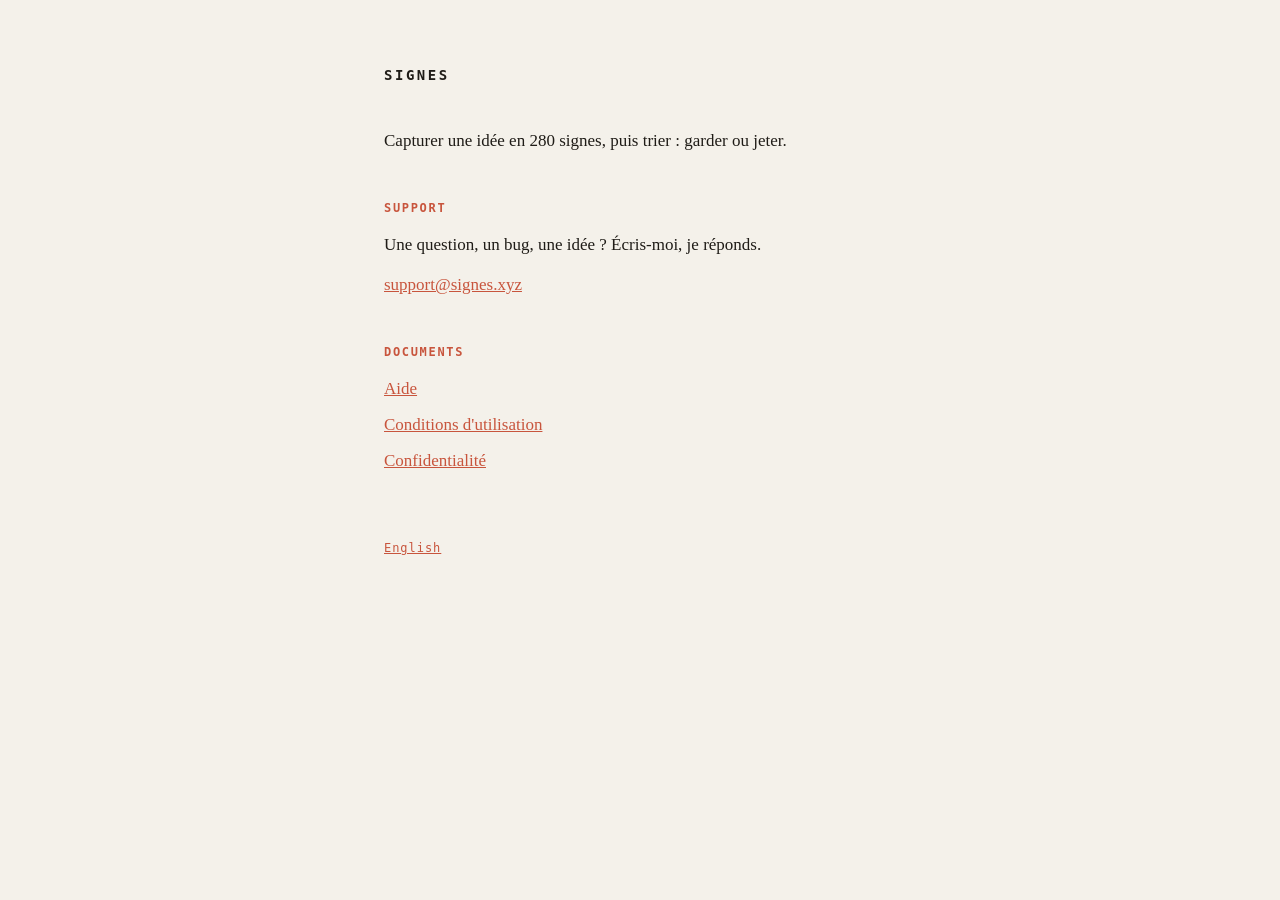
<file: index.html>
<!DOCTYPE html>
<html lang="fr">
<head>
<meta charset="utf-8">
<meta name="viewport" content="width=device-width, initial-scale=1">
<title>Signes</title>
<link rel="stylesheet" href="signes.css">
</head>
<body>
  <main>
    <h1>Signes</h1>
      <p class="tagline">Capturer une idée en 280 signes, puis trier : garder ou jeter.</p>
      <h2>Support</h2>
      <p>Une question, un bug, une idée ? Écris-moi, je réponds.</p>
      <p><a href="mailto:support@signes.xyz">support@signes.xyz</a></p>
      <h2>Documents</h2>
      <ul>
        <li><a href="aide.html">Aide</a></li>
        <li><a href="conditions.html">Conditions d&#x27;utilisation</a></li>
        <li><a href="confidentialite.html">Confidentialité</a></li>
      </ul>
      <footer><a href="en/index.html">English</a></footer>
  </main>
</body>
</html>
</file>
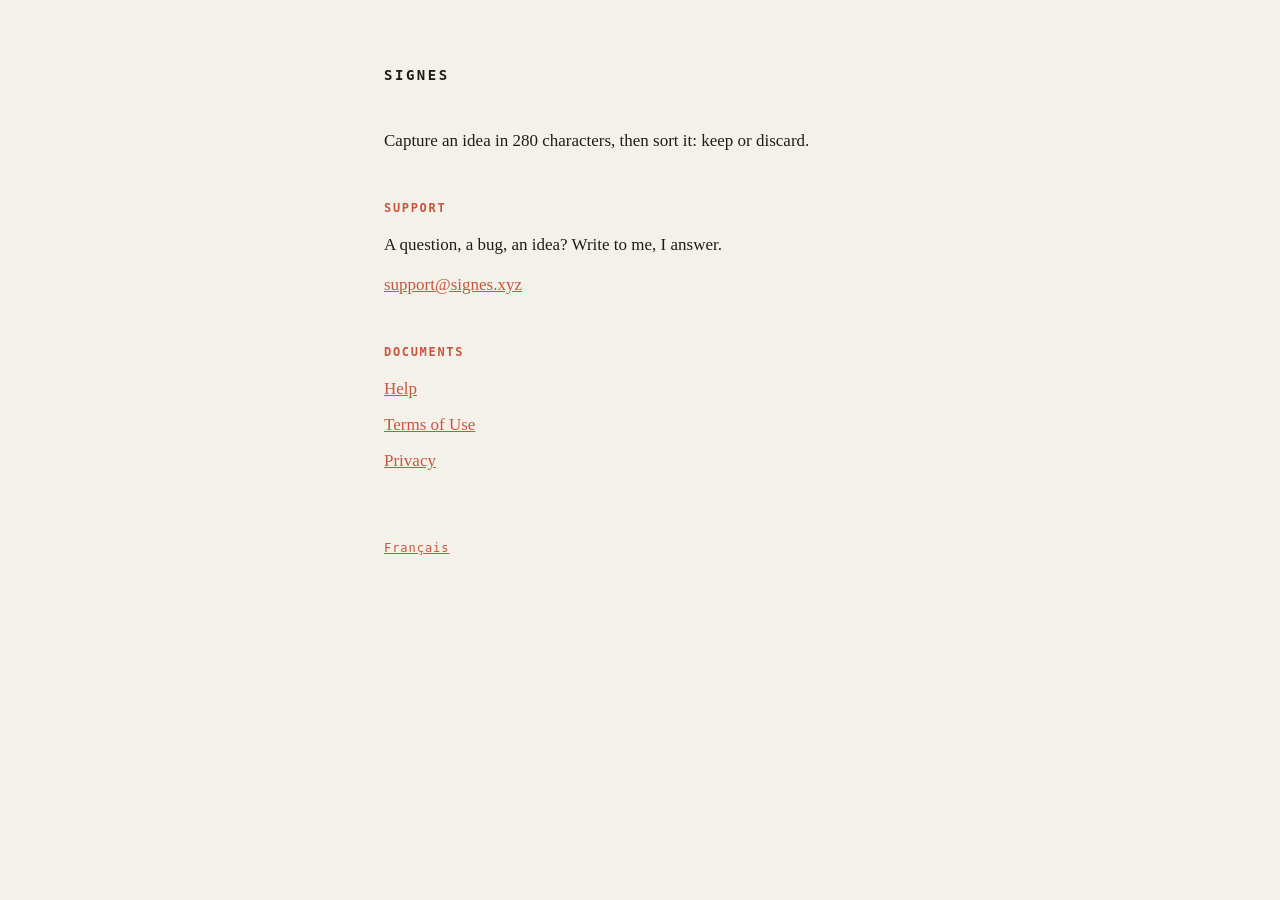
<file: en/index.html>
<!DOCTYPE html>
<html lang="en">
<head>
<meta charset="utf-8">
<meta name="viewport" content="width=device-width, initial-scale=1">
<title>Signes</title>
<link rel="stylesheet" href="../signes.css">
</head>
<body>
  <main>
    <h1>Signes</h1>
      <p class="tagline">Capture an idea in 280 characters, then sort it: keep or discard.</p>
      <h2>Support</h2>
      <p>A question, a bug, an idea? Write to me, I answer.</p>
      <p><a href="mailto:support@signes.xyz">support@signes.xyz</a></p>
      <h2>Documents</h2>
      <ul>
        <li><a href="help.html">Help</a></li>
        <li><a href="terms.html">Terms of Use</a></li>
        <li><a href="privacy.html">Privacy</a></li>
      </ul>
      <footer><a href="../index.html">Français</a></footer>
  </main>
</body>
</html>
</file>
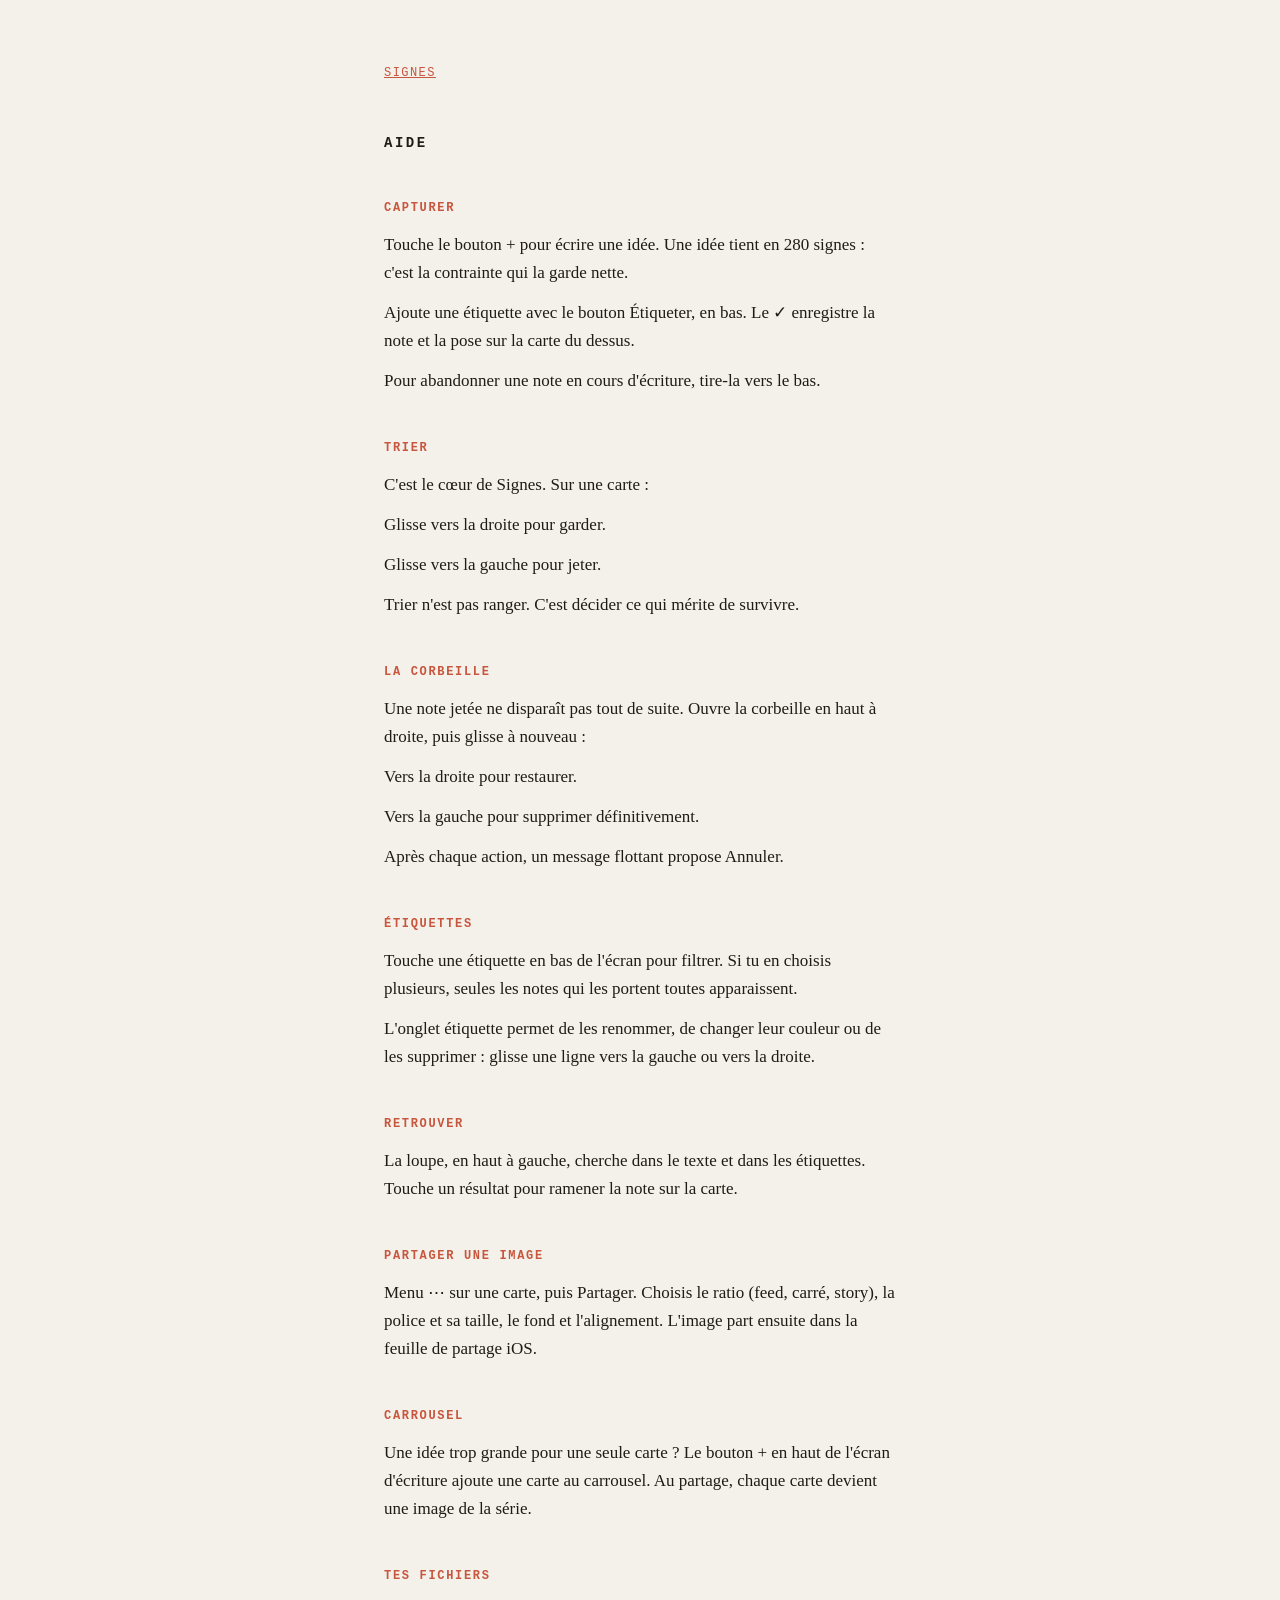
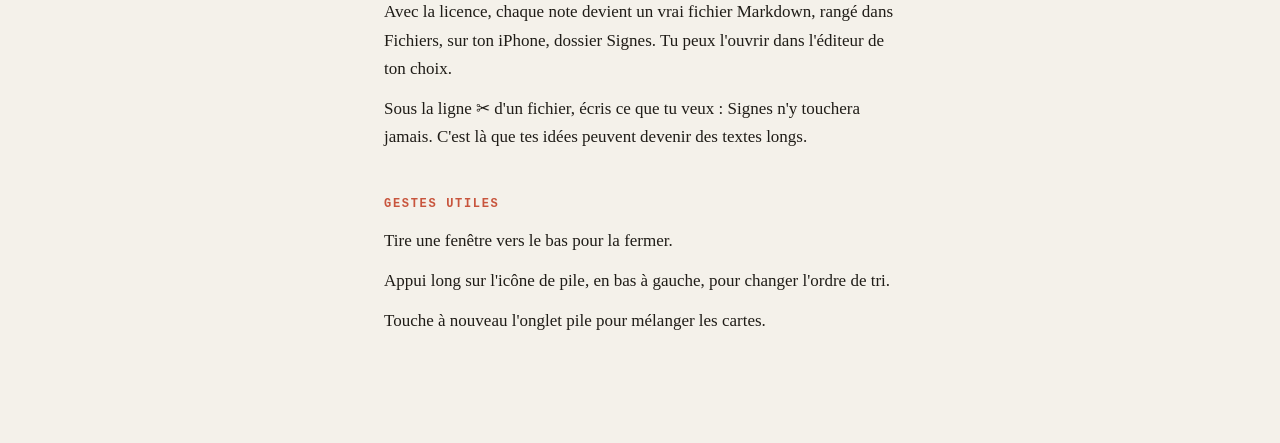
<file: aide.html>
<!DOCTYPE html>
<html lang="fr">
<head>
<meta charset="utf-8">
<meta name="viewport" content="width=device-width, initial-scale=1">
<title>Aide — Signes</title>
<link rel="stylesheet" href="signes.css">
</head>
<body>
  <main>
    <nav><a href="index.html">Signes</a></nav>
    <h1>Aide</h1>
      <h2>CAPTURER</h2>
      <p>Touche le bouton + pour écrire une idée. Une idée tient en 280 signes : c&#x27;est la contrainte qui la garde nette.</p>
      <p>Ajoute une étiquette avec le bouton Étiqueter, en bas. Le ✓ enregistre la note et la pose sur la carte du dessus.</p>
      <p>Pour abandonner une note en cours d&#x27;écriture, tire-la vers le bas.</p>
      <h2>TRIER</h2>
      <p>C&#x27;est le cœur de Signes. Sur une carte :</p>
      <p>Glisse vers la droite pour garder.</p>
      <p>Glisse vers la gauche pour jeter.</p>
      <p>Trier n&#x27;est pas ranger. C&#x27;est décider ce qui mérite de survivre.</p>
      <h2>LA CORBEILLE</h2>
      <p>Une note jetée ne disparaît pas tout de suite. Ouvre la corbeille en haut à droite, puis glisse à nouveau :</p>
      <p>Vers la droite pour restaurer.</p>
      <p>Vers la gauche pour supprimer définitivement.</p>
      <p>Après chaque action, un message flottant propose Annuler.</p>
      <h2>ÉTIQUETTES</h2>
      <p>Touche une étiquette en bas de l&#x27;écran pour filtrer. Si tu en choisis plusieurs, seules les notes qui les portent toutes apparaissent.</p>
      <p>L&#x27;onglet étiquette permet de les renommer, de changer leur couleur ou de les supprimer : glisse une ligne vers la gauche ou vers la droite.</p>
      <h2>RETROUVER</h2>
      <p>La loupe, en haut à gauche, cherche dans le texte et dans les étiquettes. Touche un résultat pour ramener la note sur la carte.</p>
      <h2>PARTAGER UNE IMAGE</h2>
      <p>Menu ⋯ sur une carte, puis Partager. Choisis le ratio (feed, carré, story), la police et sa taille, le fond et l&#x27;alignement. L&#x27;image part ensuite dans la feuille de partage iOS.</p>
      <h2>CARROUSEL</h2>
      <p>Une idée trop grande pour une seule carte ? Le bouton + en haut de l&#x27;écran d&#x27;écriture ajoute une carte au carrousel. Au partage, chaque carte devient une image de la série.</p>
      <h2>TES FICHIERS</h2>
      <p>Avec la licence, chaque note devient un vrai fichier Markdown, rangé dans Fichiers, sur ton iPhone, dossier Signes. Tu peux l&#x27;ouvrir dans l&#x27;éditeur de ton choix.</p>
      <p>Sous la ligne ✂ d&#x27;un fichier, écris ce que tu veux : Signes n&#x27;y touchera jamais. C&#x27;est là que tes idées peuvent devenir des textes longs.</p>
      <h2>GESTES UTILES</h2>
      <p>Tire une fenêtre vers le bas pour la fermer.</p>
      <p>Appui long sur l&#x27;icône de pile, en bas à gauche, pour changer l&#x27;ordre de tri.</p>
      <p>Touche à nouveau l&#x27;onglet pile pour mélanger les cartes.</p>
  </main>
</body>
</html>
</file>
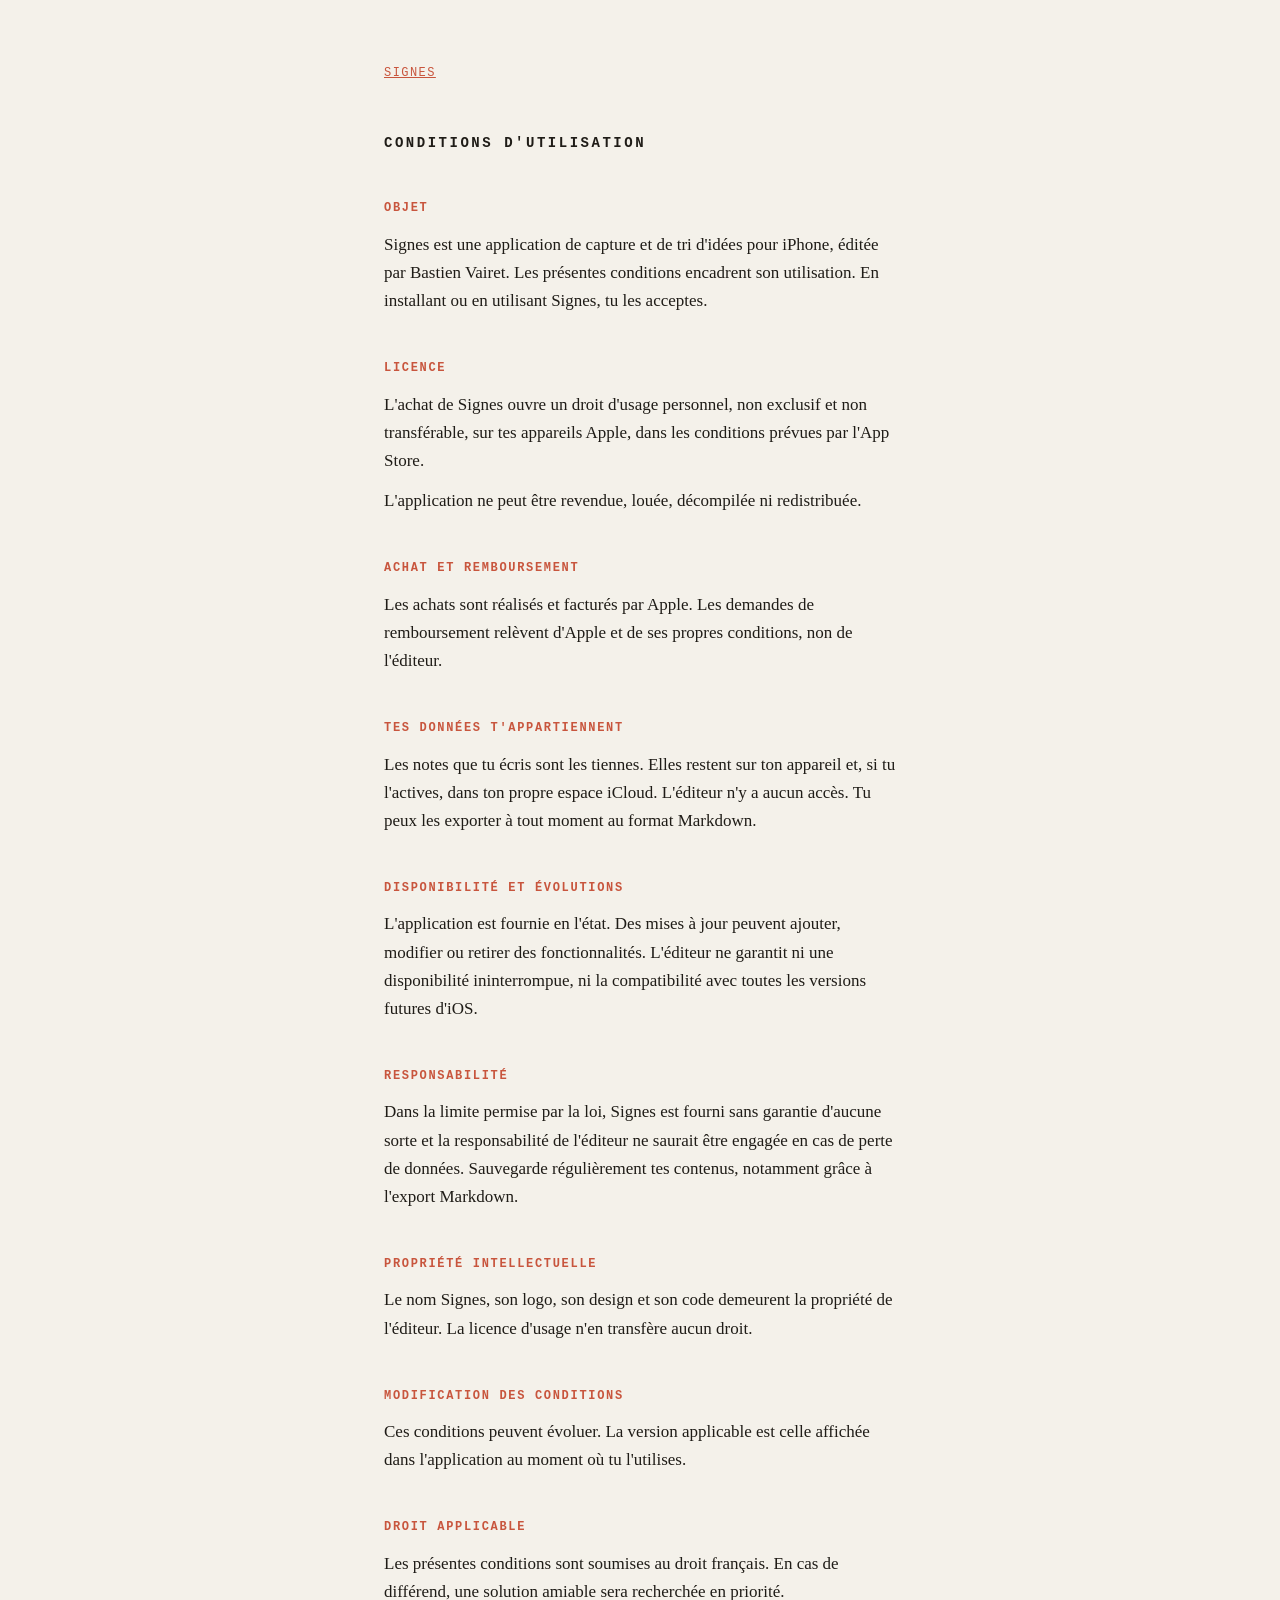
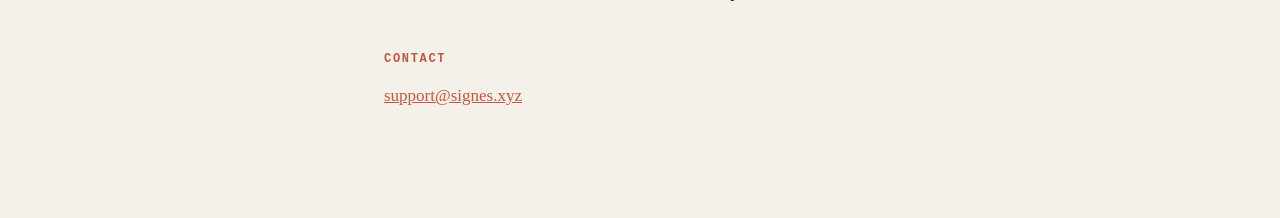
<file: conditions.html>
<!DOCTYPE html>
<html lang="fr">
<head>
<meta charset="utf-8">
<meta name="viewport" content="width=device-width, initial-scale=1">
<title>Conditions d&#x27;utilisation — Signes</title>
<link rel="stylesheet" href="signes.css">
</head>
<body>
  <main>
    <nav><a href="index.html">Signes</a></nav>
    <h1>Conditions d&#x27;utilisation</h1>
      <h2>OBJET</h2>
      <p>Signes est une application de capture et de tri d&#x27;idées pour iPhone, éditée par Bastien Vairet. Les présentes conditions encadrent son utilisation. En installant ou en utilisant Signes, tu les acceptes.</p>
      <h2>LICENCE</h2>
      <p>L&#x27;achat de Signes ouvre un droit d&#x27;usage personnel, non exclusif et non transférable, sur tes appareils Apple, dans les conditions prévues par l&#x27;App Store.</p>
      <p>L&#x27;application ne peut être revendue, louée, décompilée ni redistribuée.</p>
      <h2>ACHAT ET REMBOURSEMENT</h2>
      <p>Les achats sont réalisés et facturés par Apple. Les demandes de remboursement relèvent d&#x27;Apple et de ses propres conditions, non de l&#x27;éditeur.</p>
      <h2>TES DONNÉES T&#x27;APPARTIENNENT</h2>
      <p>Les notes que tu écris sont les tiennes. Elles restent sur ton appareil et, si tu l&#x27;actives, dans ton propre espace iCloud. L&#x27;éditeur n&#x27;y a aucun accès. Tu peux les exporter à tout moment au format Markdown.</p>
      <h2>DISPONIBILITÉ ET ÉVOLUTIONS</h2>
      <p>L&#x27;application est fournie en l&#x27;état. Des mises à jour peuvent ajouter, modifier ou retirer des fonctionnalités. L&#x27;éditeur ne garantit ni une disponibilité ininterrompue, ni la compatibilité avec toutes les versions futures d&#x27;iOS.</p>
      <h2>RESPONSABILITÉ</h2>
      <p>Dans la limite permise par la loi, Signes est fourni sans garantie d&#x27;aucune sorte et la responsabilité de l&#x27;éditeur ne saurait être engagée en cas de perte de données. Sauvegarde régulièrement tes contenus, notamment grâce à l&#x27;export Markdown.</p>
      <h2>PROPRIÉTÉ INTELLECTUELLE</h2>
      <p>Le nom Signes, son logo, son design et son code demeurent la propriété de l&#x27;éditeur. La licence d&#x27;usage n&#x27;en transfère aucun droit.</p>
      <h2>MODIFICATION DES CONDITIONS</h2>
      <p>Ces conditions peuvent évoluer. La version applicable est celle affichée dans l&#x27;application au moment où tu l&#x27;utilises.</p>
      <h2>DROIT APPLICABLE</h2>
      <p>Les présentes conditions sont soumises au droit français. En cas de différend, une solution amiable sera recherchée en priorité.</p>
      <h2>CONTACT</h2>
      <p><a href="mailto:support@signes.xyz">support@signes.xyz</a></p>
  </main>
</body>
</html>
</file>
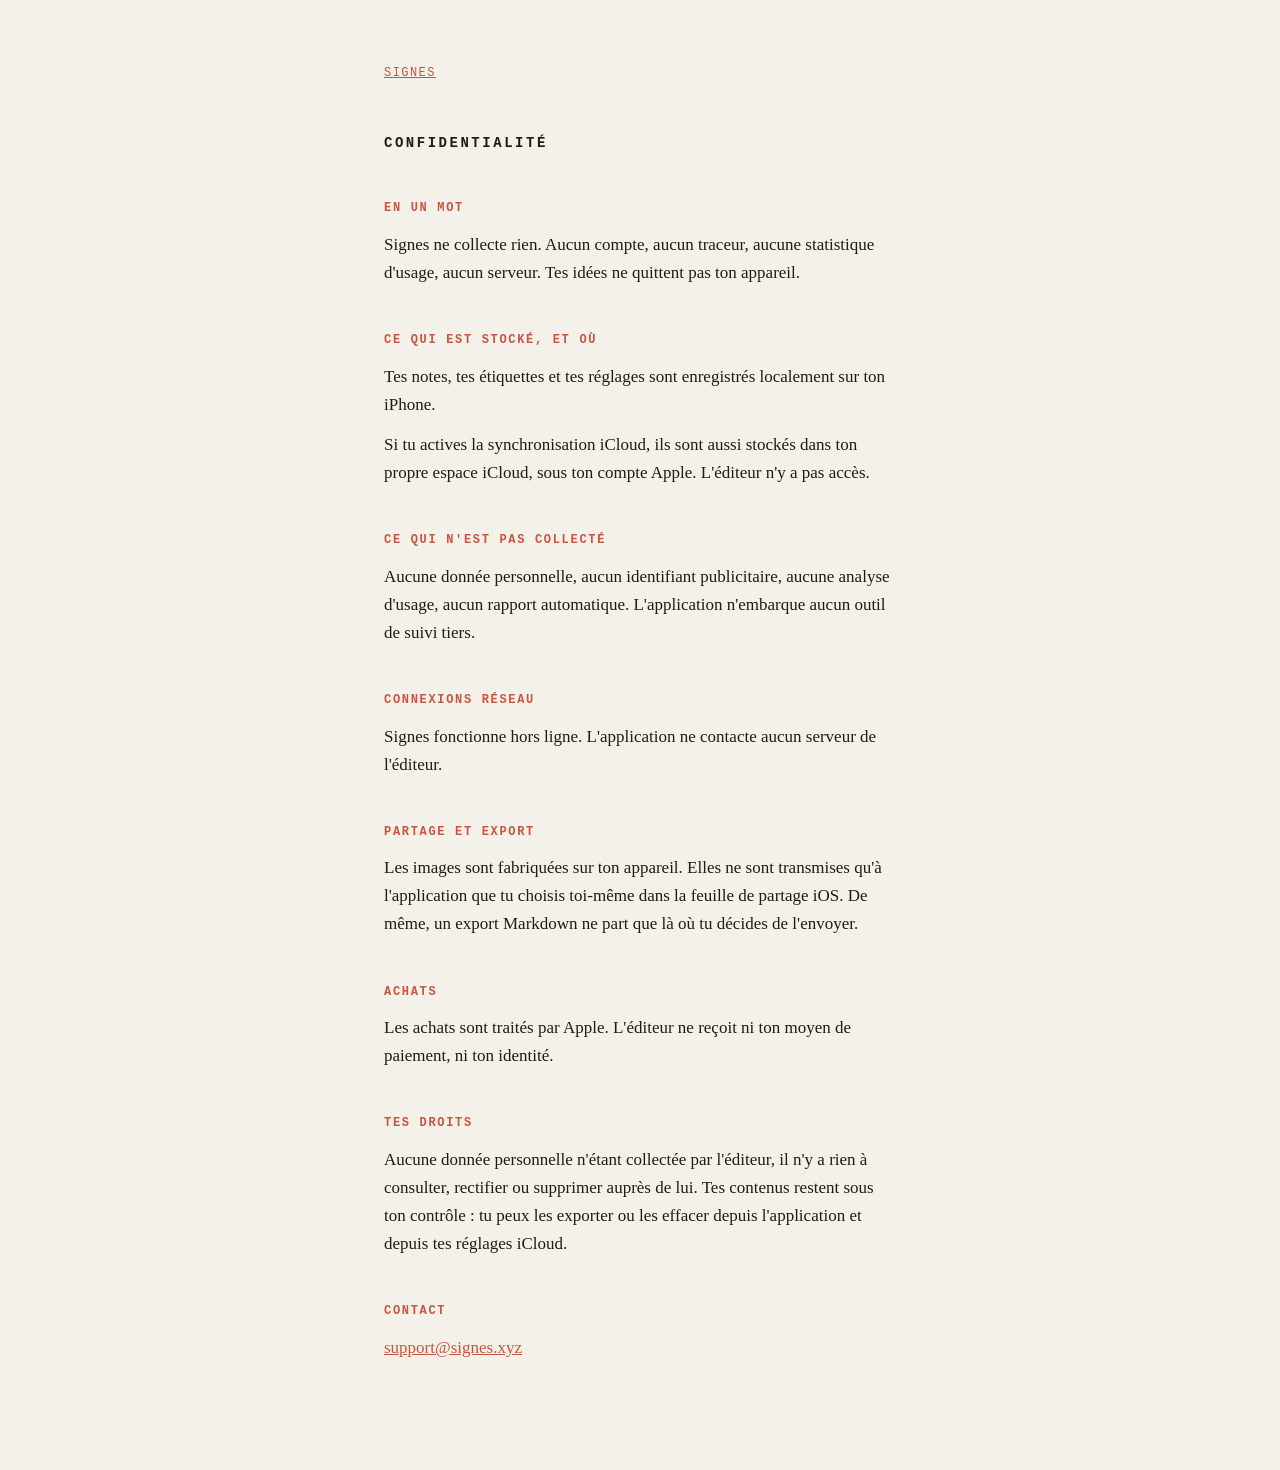
<file: confidentialite.html>
<!DOCTYPE html>
<html lang="fr">
<head>
<meta charset="utf-8">
<meta name="viewport" content="width=device-width, initial-scale=1">
<title>Confidentialité — Signes</title>
<link rel="stylesheet" href="signes.css">
</head>
<body>
  <main>
    <nav><a href="index.html">Signes</a></nav>
    <h1>Confidentialité</h1>
      <h2>EN UN MOT</h2>
      <p>Signes ne collecte rien. Aucun compte, aucun traceur, aucune statistique d&#x27;usage, aucun serveur. Tes idées ne quittent pas ton appareil.</p>
      <h2>CE QUI EST STOCKÉ, ET OÙ</h2>
      <p>Tes notes, tes étiquettes et tes réglages sont enregistrés localement sur ton iPhone.</p>
      <p>Si tu actives la synchronisation iCloud, ils sont aussi stockés dans ton propre espace iCloud, sous ton compte Apple. L&#x27;éditeur n&#x27;y a pas accès.</p>
      <h2>CE QUI N&#x27;EST PAS COLLECTÉ</h2>
      <p>Aucune donnée personnelle, aucun identifiant publicitaire, aucune analyse d&#x27;usage, aucun rapport automatique. L&#x27;application n&#x27;embarque aucun outil de suivi tiers.</p>
      <h2>CONNEXIONS RÉSEAU</h2>
      <p>Signes fonctionne hors ligne. L&#x27;application ne contacte aucun serveur de l&#x27;éditeur.</p>
      <h2>PARTAGE ET EXPORT</h2>
      <p>Les images sont fabriquées sur ton appareil. Elles ne sont transmises qu&#x27;à l&#x27;application que tu choisis toi-même dans la feuille de partage iOS. De même, un export Markdown ne part que là où tu décides de l&#x27;envoyer.</p>
      <h2>ACHATS</h2>
      <p>Les achats sont traités par Apple. L&#x27;éditeur ne reçoit ni ton moyen de paiement, ni ton identité.</p>
      <h2>TES DROITS</h2>
      <p>Aucune donnée personnelle n&#x27;étant collectée par l&#x27;éditeur, il n&#x27;y a rien à consulter, rectifier ou supprimer auprès de lui. Tes contenus restent sous ton contrôle : tu peux les exporter ou les effacer depuis l&#x27;application et depuis tes réglages iCloud.</p>
      <h2>CONTACT</h2>
      <p><a href="mailto:support@signes.xyz">support@signes.xyz</a></p>
  </main>
</body>
</html>
</file>
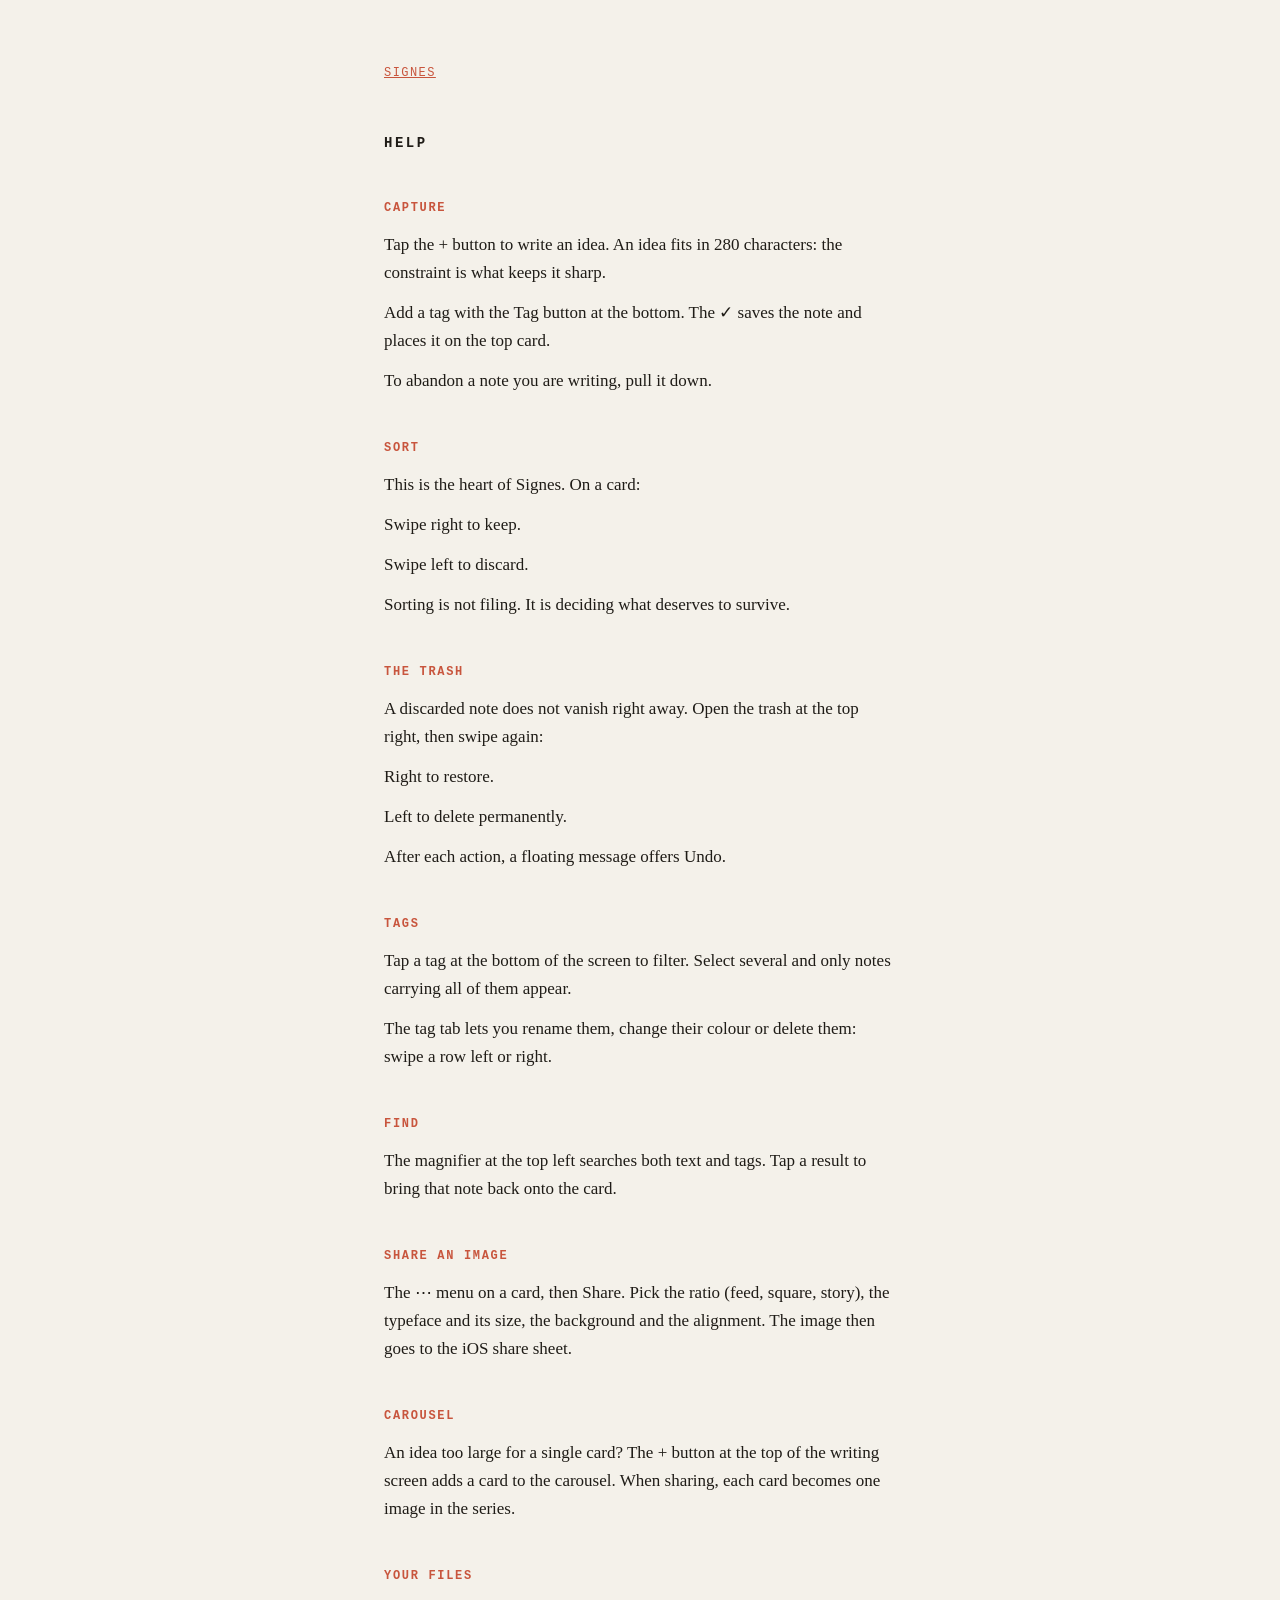
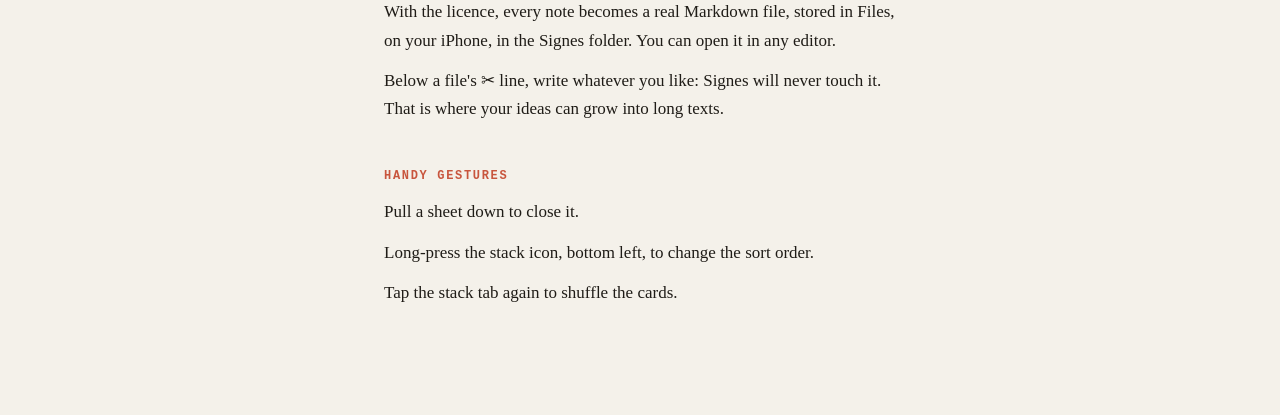
<file: en/help.html>
<!DOCTYPE html>
<html lang="en">
<head>
<meta charset="utf-8">
<meta name="viewport" content="width=device-width, initial-scale=1">
<title>Help — Signes</title>
<link rel="stylesheet" href="../signes.css">
</head>
<body>
  <main>
    <nav><a href="index.html">Signes</a></nav>
    <h1>Help</h1>
      <h2>CAPTURE</h2>
      <p>Tap the + button to write an idea. An idea fits in 280 characters: the constraint is what keeps it sharp.</p>
      <p>Add a tag with the Tag button at the bottom. The ✓ saves the note and places it on the top card.</p>
      <p>To abandon a note you are writing, pull it down.</p>
      <h2>SORT</h2>
      <p>This is the heart of Signes. On a card:</p>
      <p>Swipe right to keep.</p>
      <p>Swipe left to discard.</p>
      <p>Sorting is not filing. It is deciding what deserves to survive.</p>
      <h2>THE TRASH</h2>
      <p>A discarded note does not vanish right away. Open the trash at the top right, then swipe again:</p>
      <p>Right to restore.</p>
      <p>Left to delete permanently.</p>
      <p>After each action, a floating message offers Undo.</p>
      <h2>TAGS</h2>
      <p>Tap a tag at the bottom of the screen to filter. Select several and only notes carrying all of them appear.</p>
      <p>The tag tab lets you rename them, change their colour or delete them: swipe a row left or right.</p>
      <h2>FIND</h2>
      <p>The magnifier at the top left searches both text and tags. Tap a result to bring that note back onto the card.</p>
      <h2>SHARE AN IMAGE</h2>
      <p>The ⋯ menu on a card, then Share. Pick the ratio (feed, square, story), the typeface and its size, the background and the alignment. The image then goes to the iOS share sheet.</p>
      <h2>CAROUSEL</h2>
      <p>An idea too large for a single card? The + button at the top of the writing screen adds a card to the carousel. When sharing, each card becomes one image in the series.</p>
      <h2>YOUR FILES</h2>
      <p>With the licence, every note becomes a real Markdown file, stored in Files, on your iPhone, in the Signes folder. You can open it in any editor.</p>
      <p>Below a file&#x27;s ✂ line, write whatever you like: Signes will never touch it. That is where your ideas can grow into long texts.</p>
      <h2>HANDY GESTURES</h2>
      <p>Pull a sheet down to close it.</p>
      <p>Long-press the stack icon, bottom left, to change the sort order.</p>
      <p>Tap the stack tab again to shuffle the cards.</p>
  </main>
</body>
</html>
</file>
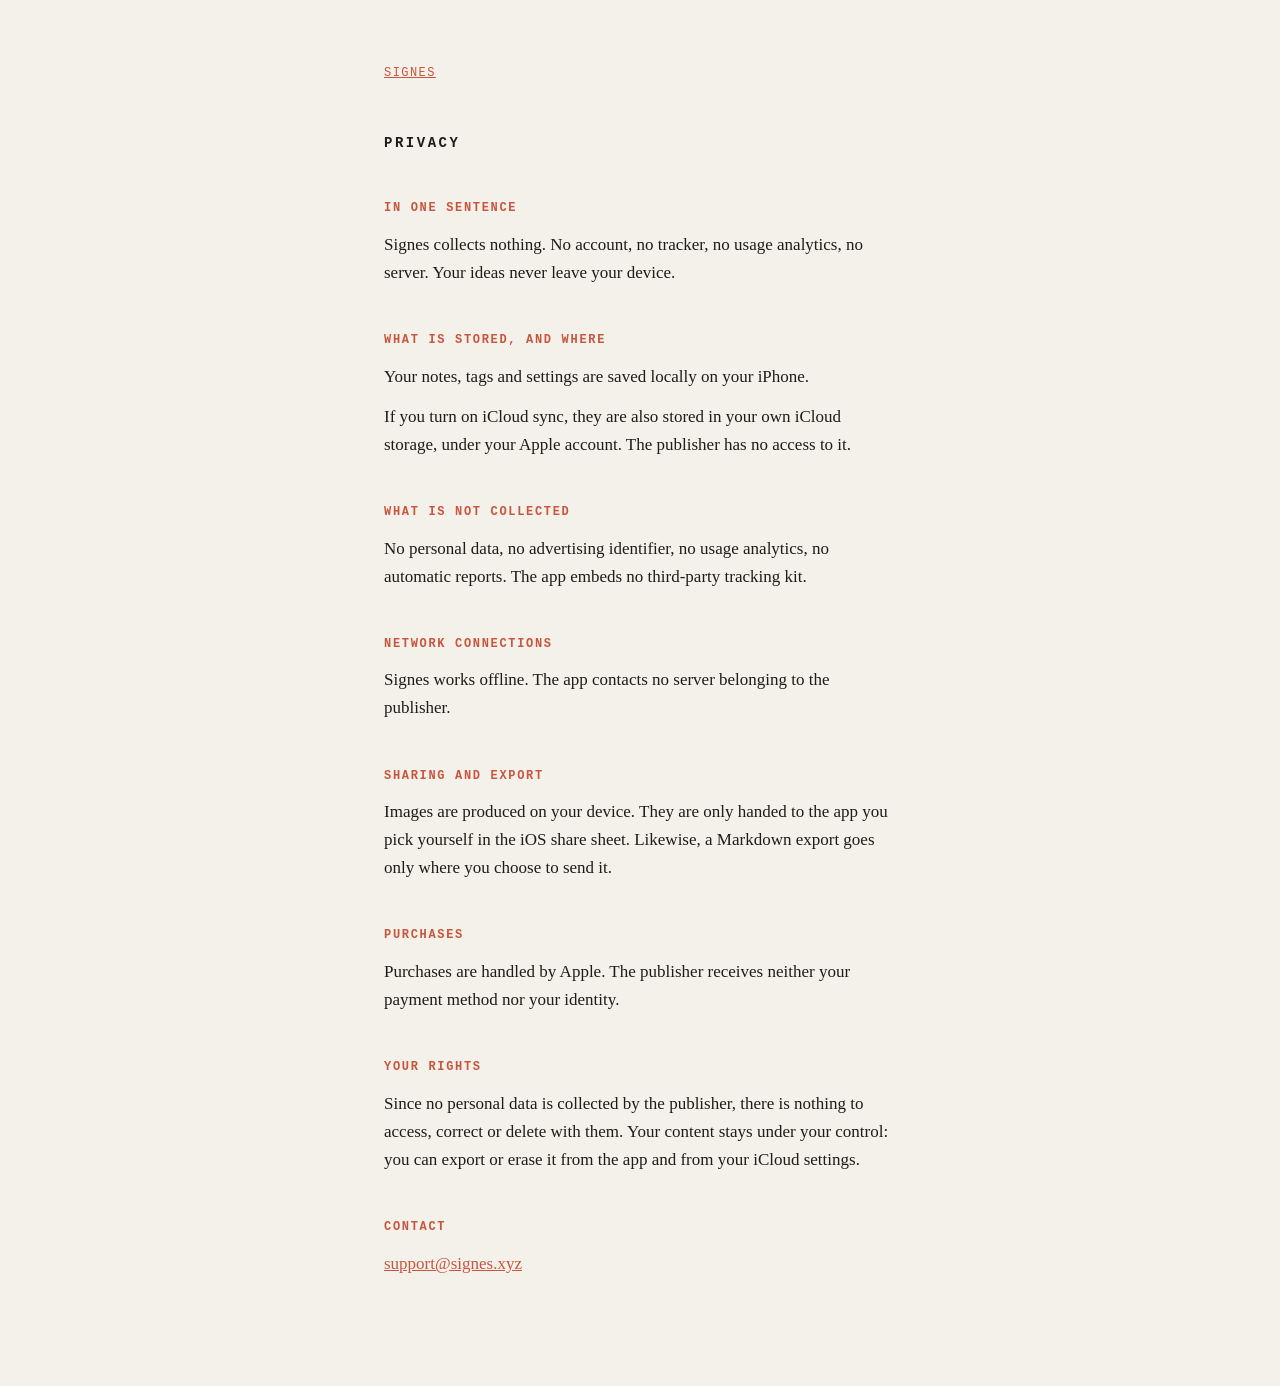
<file: en/privacy.html>
<!DOCTYPE html>
<html lang="en">
<head>
<meta charset="utf-8">
<meta name="viewport" content="width=device-width, initial-scale=1">
<title>Privacy — Signes</title>
<link rel="stylesheet" href="../signes.css">
</head>
<body>
  <main>
    <nav><a href="index.html">Signes</a></nav>
    <h1>Privacy</h1>
      <h2>IN ONE SENTENCE</h2>
      <p>Signes collects nothing. No account, no tracker, no usage analytics, no server. Your ideas never leave your device.</p>
      <h2>WHAT IS STORED, AND WHERE</h2>
      <p>Your notes, tags and settings are saved locally on your iPhone.</p>
      <p>If you turn on iCloud sync, they are also stored in your own iCloud storage, under your Apple account. The publisher has no access to it.</p>
      <h2>WHAT IS NOT COLLECTED</h2>
      <p>No personal data, no advertising identifier, no usage analytics, no automatic reports. The app embeds no third-party tracking kit.</p>
      <h2>NETWORK CONNECTIONS</h2>
      <p>Signes works offline. The app contacts no server belonging to the publisher.</p>
      <h2>SHARING AND EXPORT</h2>
      <p>Images are produced on your device. They are only handed to the app you pick yourself in the iOS share sheet. Likewise, a Markdown export goes only where you choose to send it.</p>
      <h2>PURCHASES</h2>
      <p>Purchases are handled by Apple. The publisher receives neither your payment method nor your identity.</p>
      <h2>YOUR RIGHTS</h2>
      <p>Since no personal data is collected by the publisher, there is nothing to access, correct or delete with them. Your content stays under your control: you can export or erase it from the app and from your iCloud settings.</p>
      <h2>CONTACT</h2>
      <p><a href="mailto:support@signes.xyz">support@signes.xyz</a></p>
  </main>
</body>
</html>
</file>
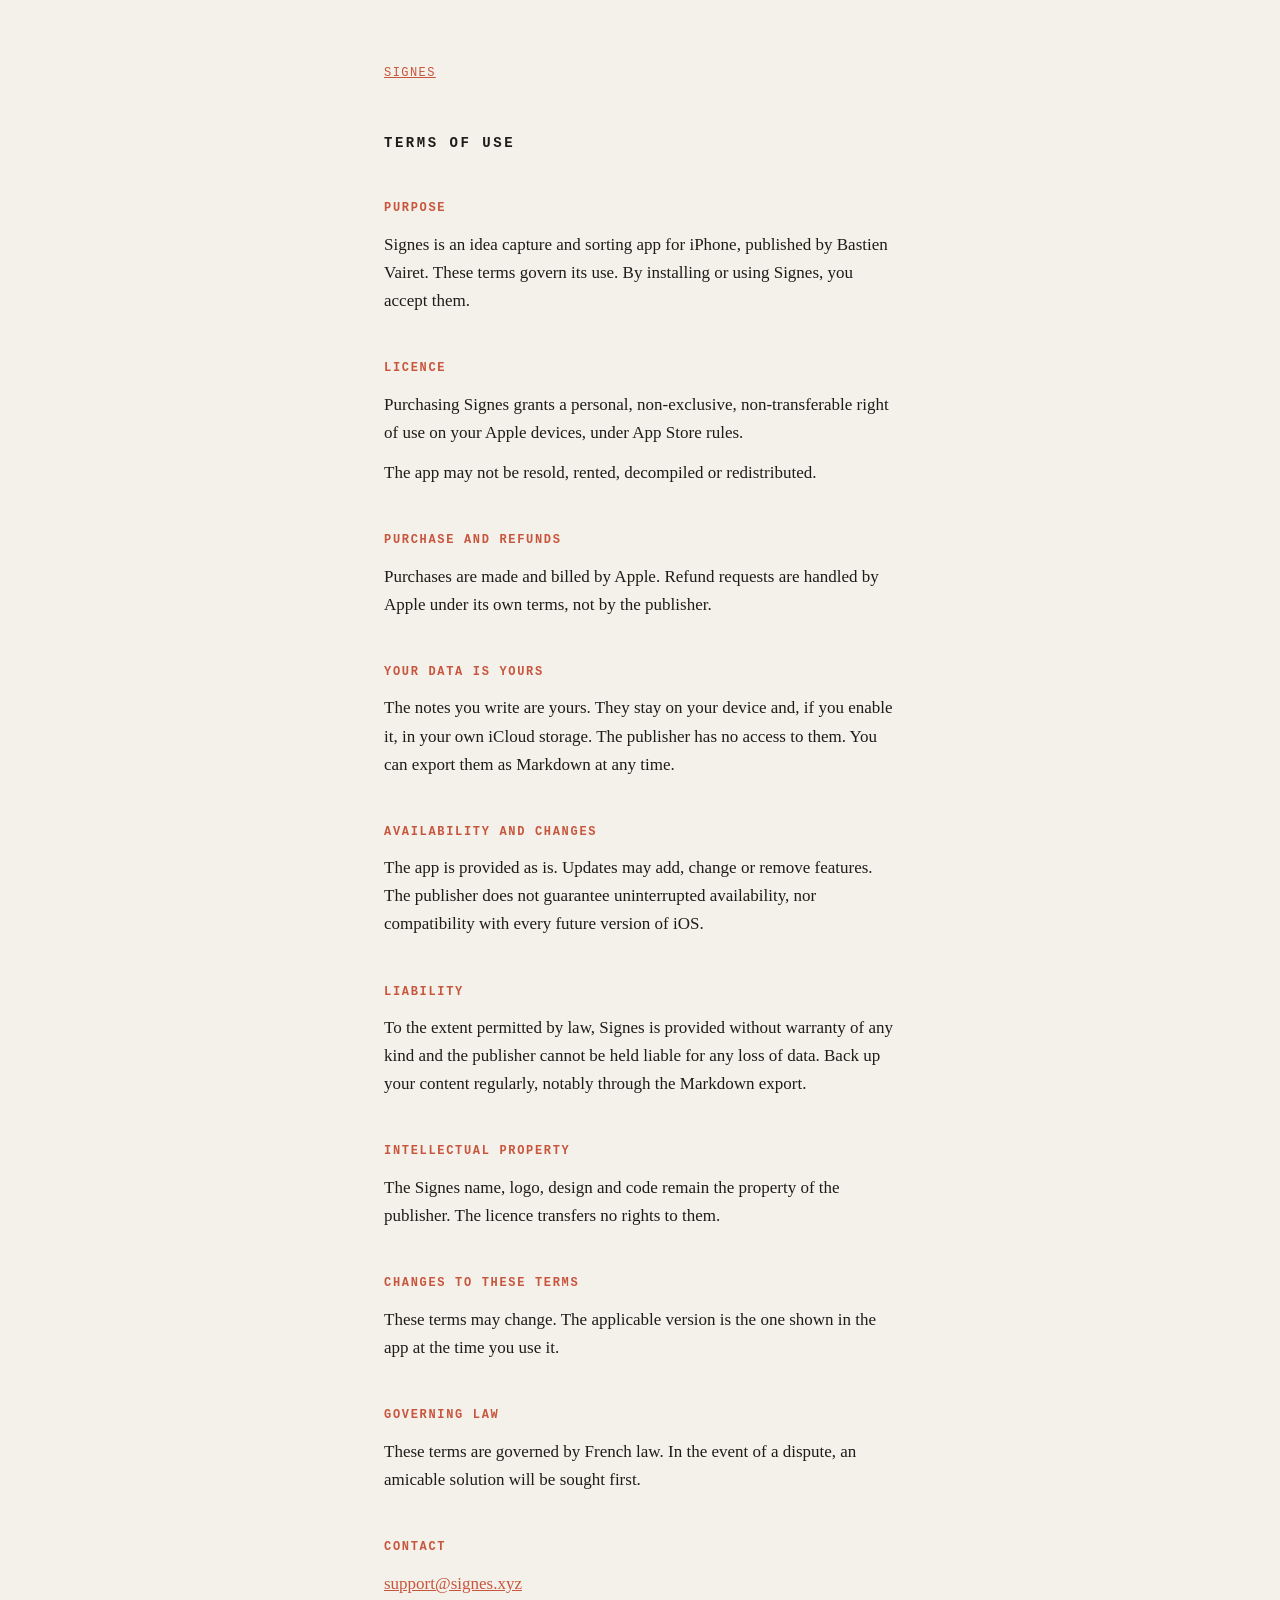
<file: en/terms.html>
<!DOCTYPE html>
<html lang="en">
<head>
<meta charset="utf-8">
<meta name="viewport" content="width=device-width, initial-scale=1">
<title>Terms of Use — Signes</title>
<link rel="stylesheet" href="../signes.css">
</head>
<body>
  <main>
    <nav><a href="index.html">Signes</a></nav>
    <h1>Terms of Use</h1>
      <h2>PURPOSE</h2>
      <p>Signes is an idea capture and sorting app for iPhone, published by Bastien Vairet. These terms govern its use. By installing or using Signes, you accept them.</p>
      <h2>LICENCE</h2>
      <p>Purchasing Signes grants a personal, non-exclusive, non-transferable right of use on your Apple devices, under App Store rules.</p>
      <p>The app may not be resold, rented, decompiled or redistributed.</p>
      <h2>PURCHASE AND REFUNDS</h2>
      <p>Purchases are made and billed by Apple. Refund requests are handled by Apple under its own terms, not by the publisher.</p>
      <h2>YOUR DATA IS YOURS</h2>
      <p>The notes you write are yours. They stay on your device and, if you enable it, in your own iCloud storage. The publisher has no access to them. You can export them as Markdown at any time.</p>
      <h2>AVAILABILITY AND CHANGES</h2>
      <p>The app is provided as is. Updates may add, change or remove features. The publisher does not guarantee uninterrupted availability, nor compatibility with every future version of iOS.</p>
      <h2>LIABILITY</h2>
      <p>To the extent permitted by law, Signes is provided without warranty of any kind and the publisher cannot be held liable for any loss of data. Back up your content regularly, notably through the Markdown export.</p>
      <h2>INTELLECTUAL PROPERTY</h2>
      <p>The Signes name, logo, design and code remain the property of the publisher. The licence transfers no rights to them.</p>
      <h2>CHANGES TO THESE TERMS</h2>
      <p>These terms may change. The applicable version is the one shown in the app at the time you use it.</p>
      <h2>GOVERNING LAW</h2>
      <p>These terms are governed by French law. In the event of a dispute, an amicable solution will be sought first.</p>
      <h2>CONTACT</h2>
      <p><a href="mailto:support@signes.xyz">support@signes.xyz</a></p>
  </main>
</body>
</html>
</file>
<file: signes.css>
:root {
  --paper: #F4F1EA;
  --ink: #1F1C17;
  --accent: #C8553D;
}
@media (prefers-color-scheme: dark) {
  :root { --paper: #16130D; --ink: #ECE6D8; }
}
* { box-sizing: border-box; }
body {
  margin: 0;
  background: var(--paper);
  color: var(--ink);
  font-family: ui-serif, Georgia, "Iowan Old Style", "Times New Roman", serif;
  font-size: 1.0625rem;
  line-height: 1.65;
}
main { max-width: 34rem; margin: 0 auto; padding: 4rem 1rem 6rem; }
nav {
  font-family: ui-monospace, "SF Mono", Menlo, monospace;
  font-size: 0.75rem;
  letter-spacing: 0.12em;
  text-transform: uppercase;
  margin-bottom: 3rem;
}
h1 {
  font-family: ui-monospace, "SF Mono", Menlo, monospace;
  font-size: 0.875rem;
  letter-spacing: 0.18em;
  text-transform: uppercase;
  font-weight: 600;
  margin: 0 0 2.5rem;
}
h2 {
  font-family: ui-monospace, "SF Mono", Menlo, monospace;
  font-size: 0.75rem;
  letter-spacing: 0.14em;
  text-transform: uppercase;
  font-weight: 600;
  margin: 2.75rem 0 0.75rem;
  color: var(--accent);
}
p { margin: 0 0 0.75rem; }
a { color: var(--accent); }
a:hover { text-decoration: none; }
ul { list-style: none; padding: 0; margin: 0 0 2rem; }
li { margin: 0 0 0.5rem; }
.tagline { margin-bottom: 2.5rem; }
footer {
  margin-top: 4rem;
  font-family: ui-monospace, "SF Mono", Menlo, monospace;
  font-size: 0.75rem;
  letter-spacing: 0.08em;
}
</file>
